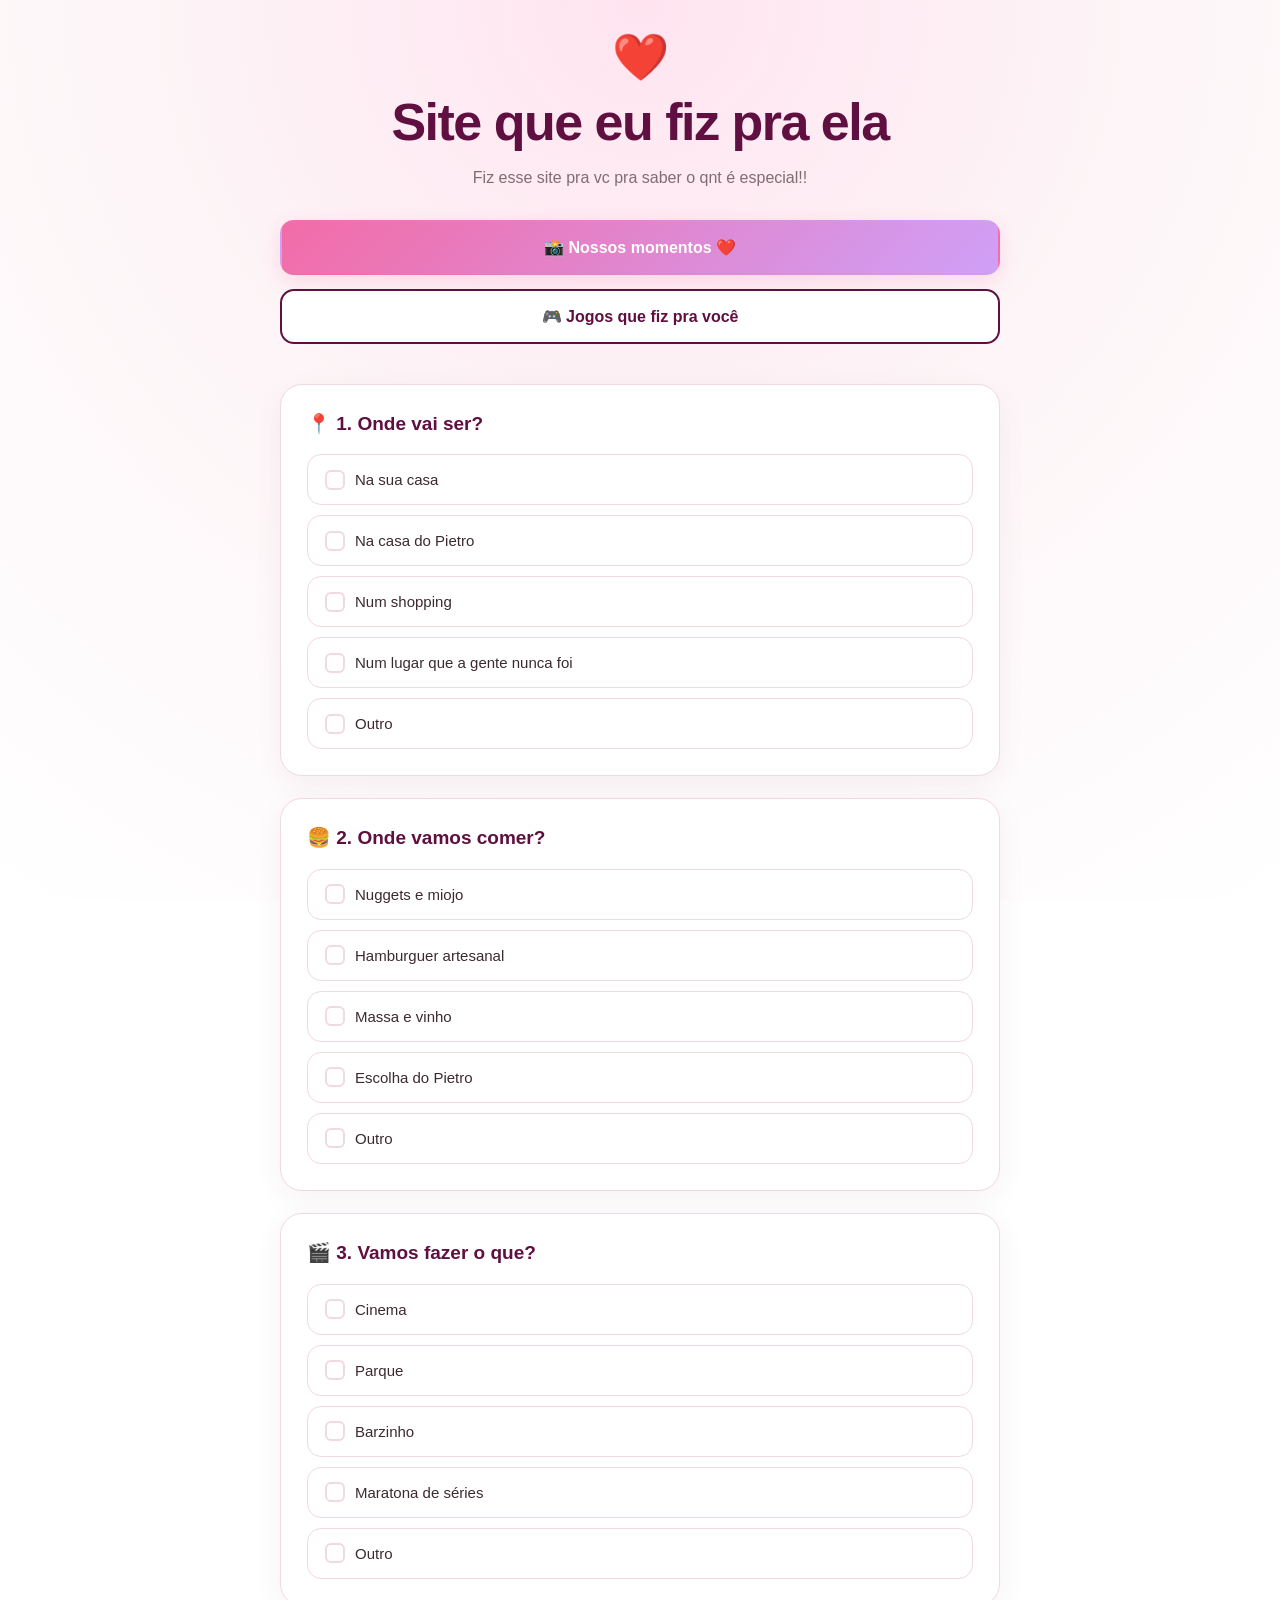
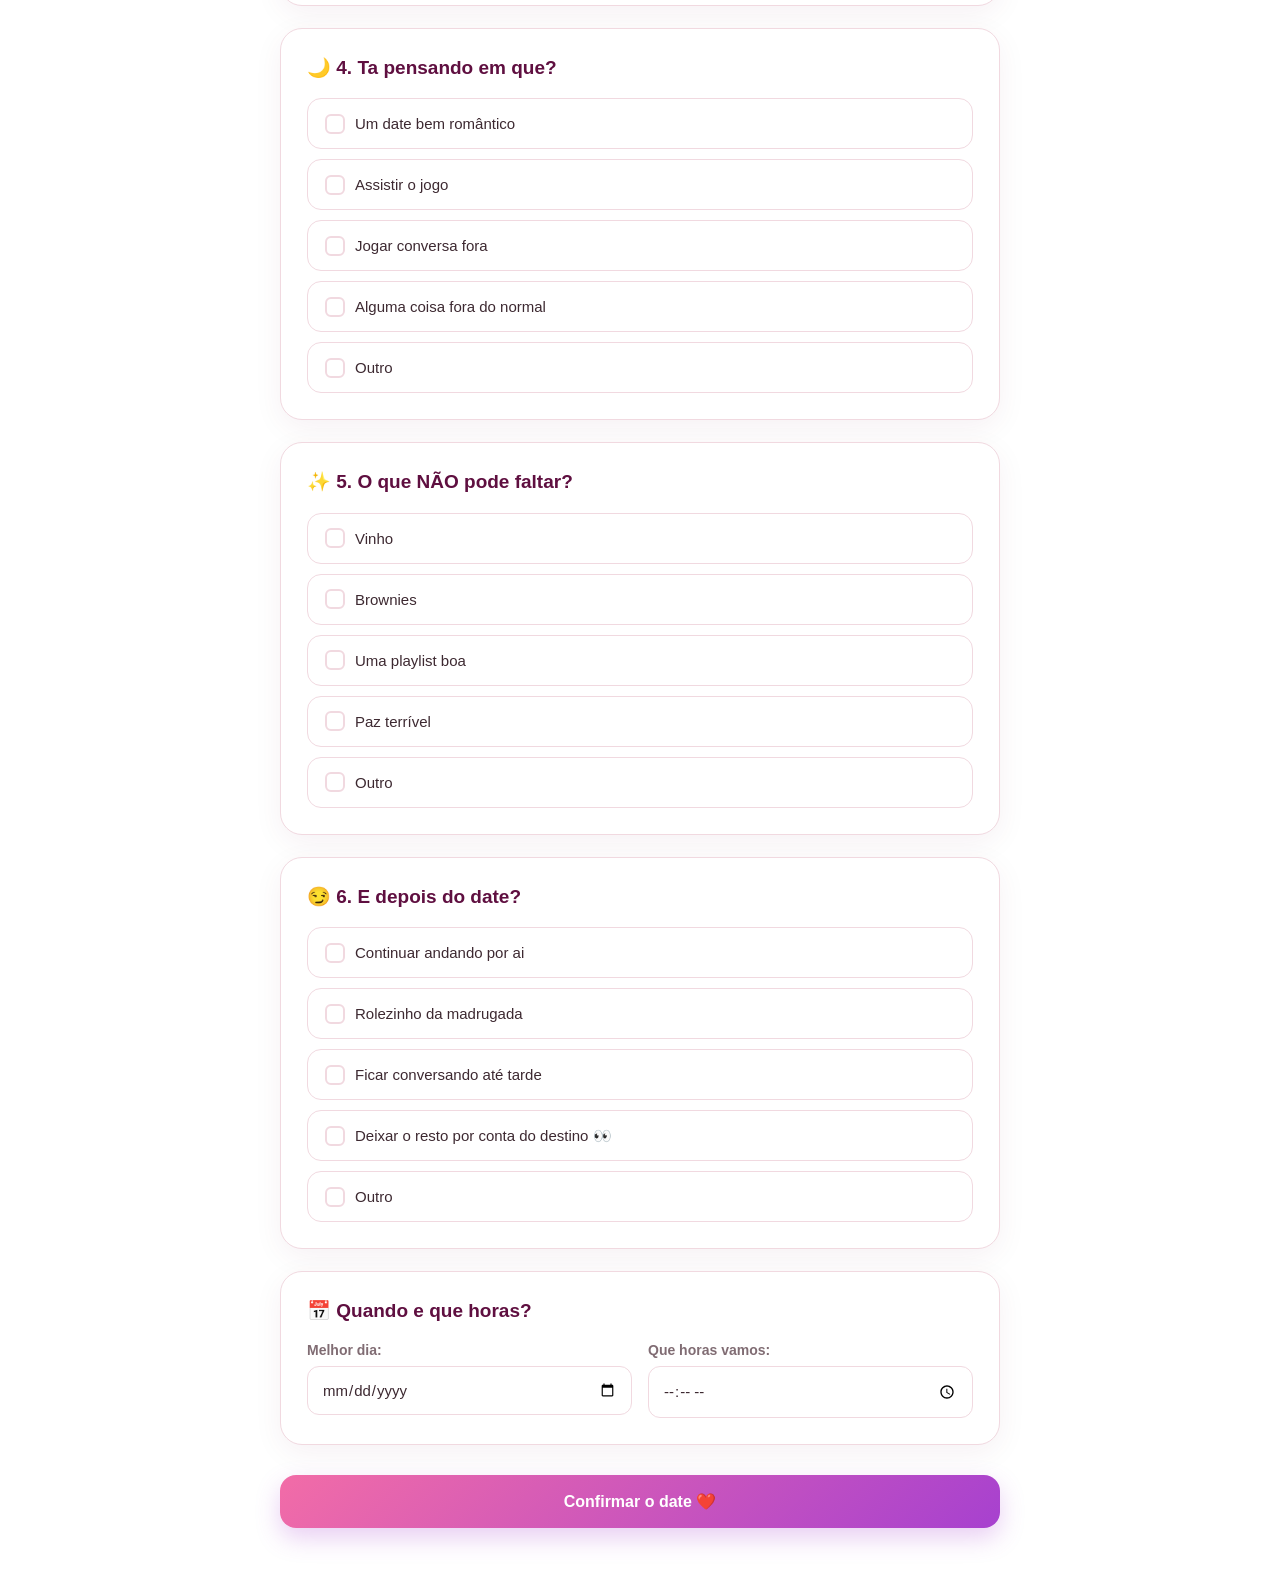
<file: index.html>
<!DOCTYPE html>
<html lang="pt-BR">

<head>
    <meta charset="UTF-8">
    <meta name="viewport" content="width=device-width, initial-scale=1.0">
    <title>Site que eu fiz pra ela</title>
    <link rel="stylesheet" href="./assets/css/base.css">
    <link rel="stylesheet" href="./assets/css/home.css">
    <link rel="icon" href="./assets/img/favicon.png" type="image/png">
</head>

<body>
    <main class="container">

        <header class="hero">
            <span class="heart">❤️</span>
            <h1>Site que eu fiz pra ela</h1>
            <p>
                Fiz esse site pra vc pra saber o qnt é especial!!
            </p>


            <!-- NAVEGAÇÃO -->
            <nav class="nav-links">
                <a class="nav-link destaque" href="./pages/momentos.html">
                    📸 Nossos momentos ❤️
                </a>
                <a class="nav-link" href="./pages/jogos.html">
                    🎮 Jogos que fiz pra você
                </a>
            </nav>

        </header>


        <form id="dateForm">

            <!-- LOCAL -->
            <section class="question" data-resumo="📍 Onde vai ser">
                <h2>📍 <span class="num"></span>Onde vai ser?</h2>
                <div class="options">

                    <label class="option">
                        <input type="checkbox" name="local" value="Na sua casa">
                        <span>Na sua casa</span>
                    </label>

                    <label class="option">
                        <input type="checkbox" name="local" value="Na minha casa">
                        <span>Na casa do Pietro</span>
                    </label>

                    <label class="option">
                        <input type="checkbox" name="local" value="Num shopping">
                        <span>Num shopping</span>
                    </label>

                    <label class="option">
                        <input type="checkbox" name="local" value="Num lugar que a gente nunca foi">
                        <span>Num lugar que a gente nunca foi</span>
                    </label>

                    <label class="option">
                        <input type="checkbox" name="local" value="outro">
                        <span>Outro</span>
                        <textarea class="outro-texto" name="local_outro"
                            placeholder="Me fala o lugar que você tá pensando..."></textarea>
                    </label>

                </div>
            </section>


            <!-- COMIDA -->
            <section class="question" data-resumo="🍔 Onde vamos comer">
                <h2>🍔 <span class="num"></span>Onde vamos comer?</h2>
                <div class="options">


                    <label class="option">
                        <input type="checkbox" name="comida" value="Nuggets e miojo">
                        <span>Nuggets e miojo</span>
                    </label>


                    <label class="option">
                        <input type="checkbox" name="comida" value="Hambúrguer artesanal">
                        <span>Hamburguer artesanal</span>
                    </label>


                    <label class="option">
                        <input type="checkbox" name="comida" value="Massa e vinho">
                        <span>Massa e vinho</span>
                    </label>


                    <label class="option">
                        <input type="checkbox" name="comida" value="Deixo você escolher">
                        <span>Escolha do Pietro</span>
                    </label>


                    <label class="option">
                        <input type="checkbox" name="comida" value="outro">
                        <span>Outro</span>
                        <textarea class="outro-texto" name="comida_outro"
                            placeholder="Me conta qual culinária você escolheria..."></textarea>
                    </label>


                </div>
            </section>


            <!-- ATIVIDADE -->
            <section class="question" data-resumo="🎬 O rolê">
                <h2>🎬 <span class="num"></span>Vamos fazer o que?</h2>
                <div class="options">

                    <label class="option">
                        <input type="checkbox" name="atividade" value="Cinema">
                        <span>Cinema</span>
                    </label>

                    <label class="option">
                        <input type="checkbox" name="atividade" value="Parque">
                        <span>Parque</span>
                    </label>

                    <label class="option">
                        <input type="checkbox" name="atividade" value="Barzinho">
                        <span>Barzinho</span>
                    </label>

                    <label class="option">
                        <input type="checkbox" name="atividade"
                            value="Maratona de séries (me avisa se vai ser na minha ou na sua casa)">
                        <span>Maratona de séries</span>
                    </label>

                    <label class="option">
                        <input type="checkbox" name="atividade" value="outro">
                        <span>Outro</span>
                        <textarea class="outro-texto" name="atividade_outro"
                            placeholder="Então me conta... o que você quer fazer?"></textarea>
                    </label>

                </div>
            </section>


            <!-- CLIMA -->
            <section class="question" data-resumo="🌙 O clima">
                <h2>🌙 <span class="num"></span>Ta pensando em que?</h2>
                <div class="options">

                    <label class="option">
                        <input type="checkbox" name="clima" value="Um date bem romântico">
                        <span>Um date bem romântico</span>
                    </label>

                    <label class="option">
                        <input type="checkbox" name="clima" value="Assistir o jogo (VAII Corinthians)">
                        <span>Assistir o jogo</span>
                    </label>

                    <label class="option">
                        <input type="checkbox" name="clima" value="Te ouvir falar">
                        <span>Jogar conversa fora</span>
                    </label>

                    <label class="option">
                        <input type="checkbox" name="clima"
                            value="Alguma coisa fora do normal (ta pensando em q safadinha....)">
                        <span>Alguma coisa fora do normal</span>
                    </label>

                    <label class="option">
                        <input type="checkbox" name="clima" value="outro">
                        <span>Outro</span>
                        <textarea class="outro-texto" name="clima_outro"
                            placeholder="Descreve aí o date perfeito..."></textarea>
                    </label>

                </div>
            </section>


            <!-- NÃO PODE FALTAR -->
            <section class="question" data-resumo="✨ Não pode faltar">
                <h2>✨ <span class="num"></span>O que NÃO pode faltar?</h2>
                <div class="options">

                    <label class="option">
                        <input type="checkbox" name="essencial" value="Vinho">
                        <span>Vinho</span>
                    </label>

                    <label class="option">
                        <input type="checkbox" name="essencial" value="Brownies">
                        <span>Brownies</span>
                    </label>

                    <label class="option">
                        <input type="checkbox" name="essencial" value="Uma playlist boa">
                        <span>Uma playlist boa</span>
                    </label>

                    <label class="option">
                        <input type="checkbox" name="essencial" value="Paz terrível">
                        <span>Paz terrível</span>
                    </label>

                    <label class="option">
                        <input type="checkbox" name="essencial" value="outro">
                        <span>Outro</span>
                        <textarea class="outro-texto" name="essencial_outro"
                            placeholder="O que não pode faltar na sua lista?"></textarea>
                    </label>

                </div>
            </section>


            <!-- DEPOIS DO DATE -->
            <section class="question" data-resumo="😏 Depois do date">
                <h2>😏 <span class="num"></span>E depois do date?</h2>
                <div class="options">

                    <label class="option">
                        <input type="checkbox" name="depois" value="Continuar andando por ai">
                        <span>Continuar andando por ai</span>
                    </label>

                    <label class="option">
                        <input type="checkbox" name="depois" value="Rolezinho da madrugada">
                        <span>Rolezinho da madrugada</span>
                    </label>

                    <label class="option">
                        <input type="checkbox" name="depois" value="Ficar conversando até tarde">
                        <span>Ficar conversando até tarde</span>
                    </label>

                    <label class="option">
                        <input type="checkbox" name="depois" value="Deixar o resto por conta do destino 👀">
                        <span>Deixar o resto por conta do destino 👀</span>
                    </label>

                    <label class="option">
                        <input type="checkbox" name="depois" value="outro">
                        <span>Outro</span>
                        <textarea class="outro-texto" name="depois_outro" placeholder="O que você faria?"></textarea>
                    </label>

                </div>
            </section>


            <!-- DATA E HORÁRIO -->
            <section class="date-section">
                <h2>📅 Quando e que horas?</h2>
                <div class="fields">

                    <div class="field">
                        <label for="data">Melhor dia:</label>
                        <input type="date" id="data" name="data">
                    </div>

                    <div class="field">
                        <label for="horario">Que horas vamos:</label>
                        <input type="time" id="horario" name="horario">
                    </div>

                </div>
            </section>


            <button type="submit" class="submit-button">
                Confirmar o date ❤️
            </button>

        </form>


        <div id="success" class="success hidden">
            <span class="success-heart">💖</span>

            <h2>Date confirmado!</h2>

            <p>Agora é esperar. Vai ser incrível. 😌</p>

            <div id="summary"></div>


            <button type="button" id="whatsappDate" class="submit-button whatsapp-button">
                💬 Enviar pelo WhatsApp
            </button>

            <button type="button" id="editDate" class="submit-button">
                Mudar alguma coisa 👀
            </button>
        </div>
    </main>

    <script src="./assets/js/home.js"></script>
</body>

</html>
</file>
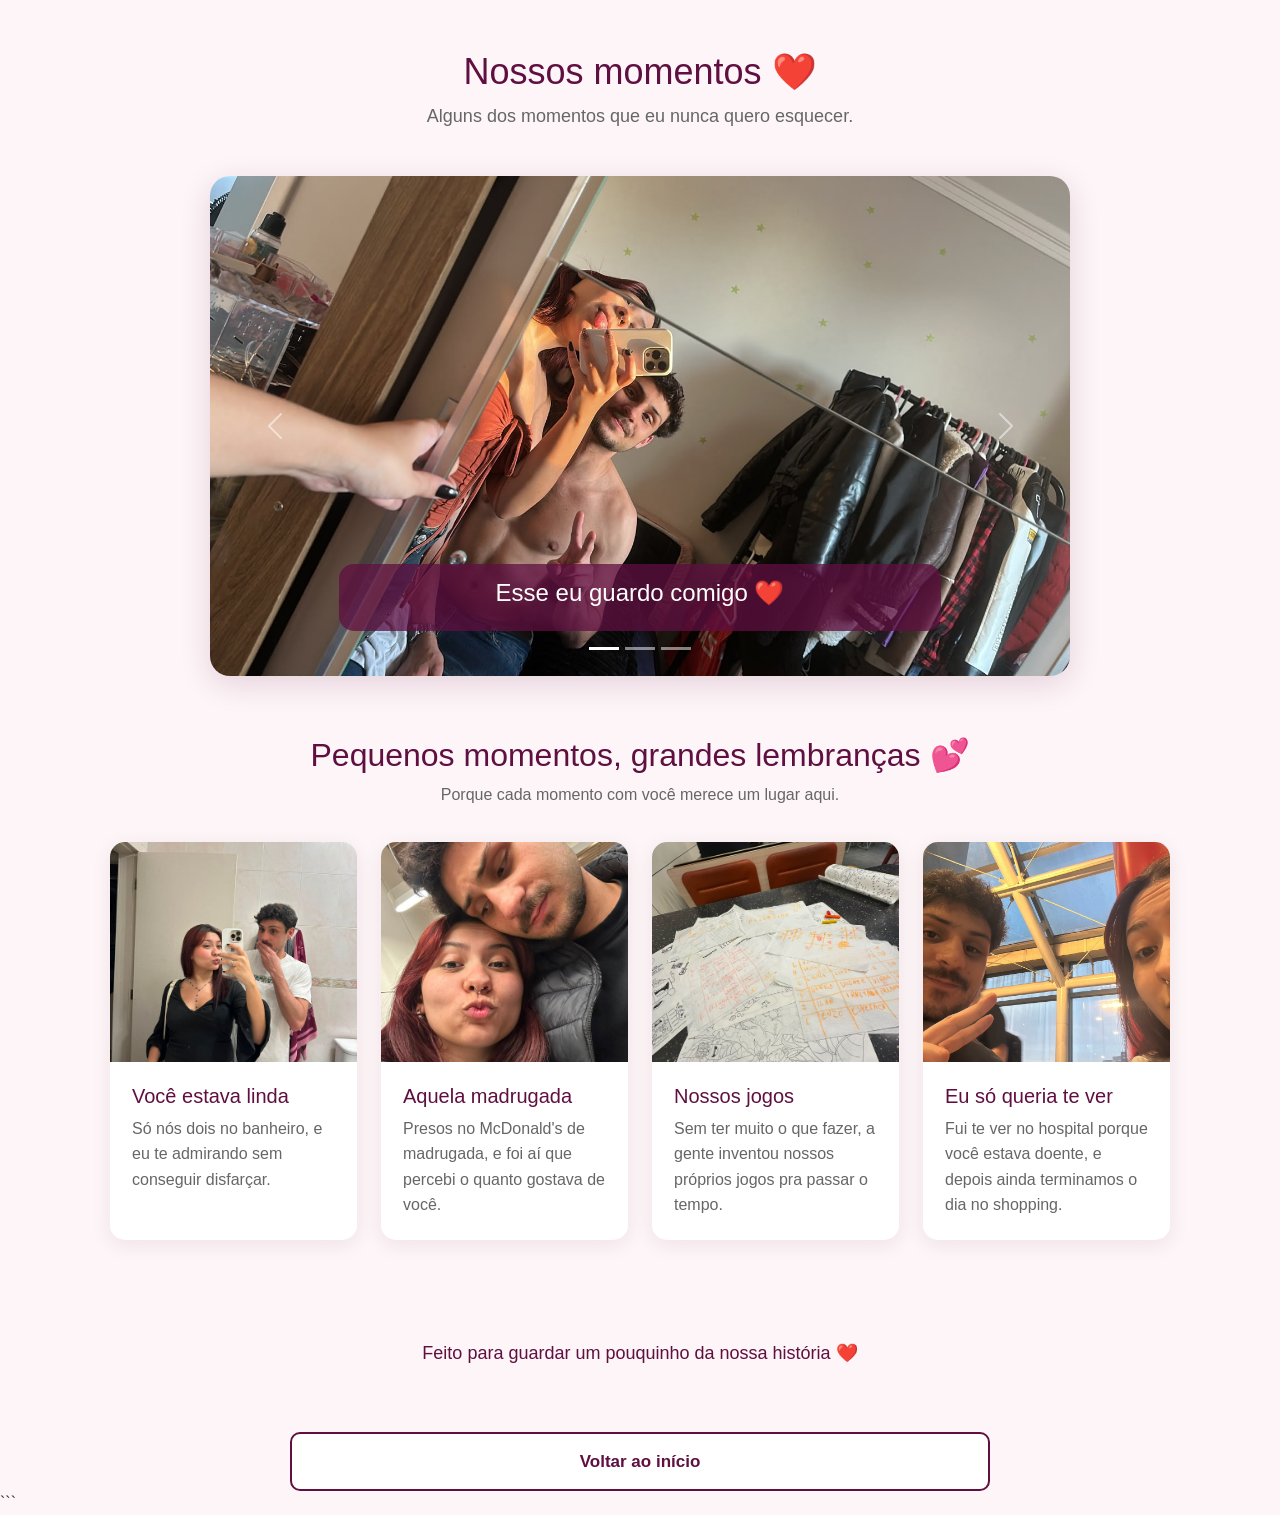
<file: carrossel.html>
<!DOCTYPE html>
<html lang="pt-BR">

<head>
    <meta charset="UTF-8">
    <meta name="viewport" content="width=device-width, initial-scale=1.0">

    <title>Nossos momentos ❤️</title>

    <link href="https://cdn.jsdelivr.net/npm/bootstrap@5.3.8/dist/css/bootstrap.min.css" rel="stylesheet"
        integrity="sha384-sRIl4kxILFvY47J16cr9ZwB07vP4J8+LH7qKQnuqkuIAvNWLzeN8tE5YBujZqJLB" crossorigin="anonymous">

    <style>
        :root {
            --cor-primaria: #5F0F40;
            --cor-secundaria: #F0A7A0;
            --cor-destaque: #F26CA7;
            --cor-lilas: #CFA0F7;
            --cor-roxo: #A741CF;

            --cor-fundo: #fdf5f7;
            --cor-branco: #ffffff;
            --cor-texto: #333333;
        }

        body {
            margin: 0;
            background: var(--cor-fundo);
            color: var(--cor-texto);
            font-family: Arial, sans-serif;
        }

        /* =========================
           TÍTULO
        ========================= */

        .titulo {
            text-align: center;
            padding: 50px 20px 30px;
        }

        .titulo h1 {
            color: var(--cor-primaria);
            font-size: 36px;
            margin-bottom: 10px;
        }

        .titulo p {
            color: #666;
            font-size: 18px;
        }


        /* =========================
           CAROUSEL
        ========================= */

        .carousel-container {
            max-width: 900px;
            margin: 0 auto;
            padding: 0 20px;
        }

        .carousel {
            border-radius: 20px;
            overflow: hidden;
            box-shadow: 0 8px 30px rgba(95, 15, 64, 0.15);
        }

        .carousel-item {
            height: 500px;
            background: var(--cor-primaria);
        }

        .carousel-item img {
            width: 100%;
            height: 100%;
            object-fit: cover;
        }

        /* Texto sobre a imagem */

        .carousel-caption {
            background: rgba(95, 15, 64, 0.75);
            border-radius: 15px;
            padding: 15px;
            margin-bottom: 25px;
        }

        .carousel-caption h5 {
            font-size: 24px;
        }

        .carousel-caption p {
            margin-bottom: 0;
        }


        /* =========================
           SEÇÃO DOS MOMENTOS
        ========================= */

        .momentos {
            max-width: 1100px;
            margin: 60px auto;
            padding: 0 20px;
        }

        .momentos-titulo {
            text-align: center;
            margin-bottom: 35px;
        }

        .momentos-titulo h2 {
            color: var(--cor-primaria);
        }

        .momentos-titulo p {
            color: #666;
        }


        /* =========================
           CARDS
        ========================= */

        .momento-card {
            background: var(--cor-branco);
            border: none;
            border-radius: 15px;
            overflow: hidden;

            box-shadow: 0 5px 20px rgba(95, 15, 64, 0.08);

            height: 100%;

            transition: 0.2s;
        }

        .momento-card:hover {
            transform: translateY(-5px);

            box-shadow:
                0 10px 25px rgba(95, 15, 64, 0.15);
        }

        .momento-card img {
            height: 220px;
            width: 100%;
            object-fit: cover;
        }

        .momento-card .card-body {
            padding: 22px;
        }

        .momento-card h5 {
            color: var(--cor-primaria);
            font-size: 20px;
        }

        .momento-card p {
            color: #666;
            line-height: 1.6;
        }


        /* =========================
           BOTÃO
        ========================= */

        .btn-momento {
            background: var(--cor-destaque);
            border: none;
            color: white;

            padding: 10px 18px;
            border-radius: 8px;

            transition: 0.2s;
        }

        .btn-momento:hover {
            background: var(--cor-roxo);
            color: white;
        }


        .voltar {
            max-width: 700px;
            margin: 25px auto 0;
            text-align: center;
        }

        .voltar a {
            display: block;
            padding: 15px 20px;

            background: var(--cor-branco);
            color: var(--cor-primaria);

            border: 2px solid var(--cor-primaria);
            border-radius: 10px;

            text-decoration: none;
            font-size: 17px;
            font-weight: bold;

            transition: 0.2s;
        }

        .voltar a:hover {
            background: var(--cor-primaria);
            color: var(--cor-branco);
            transform: translateY(-2px);
            box-shadow: 0 5px 15px rgba(95, 15, 64, 0.25);
        }


        /* =========================
           RODAPÉ
        ========================= */

        footer {
            text-align: center;
            padding: 40px 20px;

            color: var(--cor-primaria);
            font-size: 18px;
        }


        /* =========================
           RESPONSIVIDADE
        ========================= */

        @media (max-width: 768px) {

            .titulo {
                padding-top: 35px;
            }

            .titulo h1 {
                font-size: 28px;
            }

            .carousel-item {
                height: 350px;
            }

            .carousel-caption h5 {
                font-size: 18px;
            }

            .carousel-caption p {
                font-size: 14px;
            }
        }
    </style>

</head>


<body>


    <!-- =========================
         TÍTULO
    ========================= -->

    <header class="titulo">

        <h1>
            Nossos momentos ❤️
        </h1>

        <p>
            Alguns dos momentos que eu nunca quero esquecer.
        </p>

    </header>


    <!-- =========================
         CAROUSEL
    ========================= -->

    <section class="carousel-container">

        <div id="carouselMomentos" class="carousel slide" data-bs-ride="carousel">

            <!-- Indicadores -->

            <div class="carousel-indicators">

                <button type="button" data-bs-target="#carouselMomentos" data-bs-slide-to="0" class="active"
                    aria-current="true" aria-label="Momento 1"></button>

                <button type="button" data-bs-target="#carouselMomentos" data-bs-slide-to="1"
                    aria-label="Momento 2"></button>

                <button type="button" data-bs-target="#carouselMomentos" data-bs-slide-to="2"
                    aria-label="Momento 3"></button>

            </div>


            <!-- Slides -->

            <div class="carousel-inner">

                <!-- MOMENTO 1 -->

                <div class="carousel-item active">

                    <!-- Troque pelo caminho da imagem -->

                    <img src="imgs/casa.jpeg" alt="Nosso primeiro momento">

                    <div class="carousel-caption">

                        <h5>
                            Esse eu guardo comigo ❤️
                        </h5>

                    </div>

                </div>


                <!-- MOMENTO 2 -->

                <div class="carousel-item">

                    <img src="imgs/vinho.jpeg" alt="Um momento especial">

                    <div class="carousel-caption">

                        <h5>
                            Nosso primeiro lance ❤️
                        </h5>


                    </div>

                </div>


                <!-- MOMENTO 3 -->

                <div class="carousel-item">

                    <img src="imgs/maconha.jpeg" alt="Outro momento especial">

                    <div class="carousel-caption">

                        <h5>
                            Como tudo começou ❤️
                        </h5>

                    </div>

                </div>

            </div>


            <!-- Botão anterior -->

            <button class="carousel-control-prev" type="button" data-bs-target="#carouselMomentos" data-bs-slide="prev">

                <span class="carousel-control-prev-icon" aria-hidden="true"></span>

                <span class="visually-hidden">
                    Anterior
                </span>

            </button>


            <!-- Botão próximo -->

            <button class="carousel-control-next" type="button" data-bs-target="#carouselMomentos" data-bs-slide="next">

                <span class="carousel-control-next-icon" aria-hidden="true"></span>

                <span class="visually-hidden">
                    Próximo
                </span>

            </button>

        </div>

    </section>


    <!-- =========================
         MOMENTOS
    ========================= -->

    <section class="momentos">

        <div class="momentos-titulo">

            <h2>
                Pequenos momentos, grandes lembranças 💕
            </h2>

            <p>
                Porque cada momento com você merece um lugar aqui.
            </p>

        </div>

        <div class="row g-4">

            <!-- CARD 1 -->

            <div class="col-md-6 col-lg-3">

                <div class="card momento-card">

                    <img src="imgs/adimirando.jpeg" alt="Nós dois no banheiro">

                    <div class="card-body">

                        <h5 class="card-title">
                            Você estava linda
                        </h5>

                        <p class="card-text">
                            Só nós dois no banheiro, e eu te admirando sem conseguir disfarçar.
                        </p>

                    </div>

                </div>

            </div>


            <!-- CARD 2 -->

            <div class="col-md-6 col-lg-3">

                <div class="card momento-card">

                    <img src="imgs/especial.jpeg" alt="Nós dois no McDonald's">

                    <div class="card-body">

                        <h5 class="card-title">
                            Aquela madrugada
                        </h5>

                        <p class="card-text">
                            Presos no McDonald's de madrugada, e foi aí que percebi o quanto gostava de você.
                        </p>

                    </div>

                </div>

            </div>


            <!-- CARD 3 -->

            <div class="col-md-6 col-lg-3">

                <div class="card momento-card">

                    <img src="imgs/madrugada.jpeg" alt="Jogos no McDonald's">

                    <div class="card-body">

                        <h5 class="card-title">
                            Nossos jogos
                        </h5>

                        <p class="card-text">
                            Sem ter muito o que fazer, a gente inventou nossos próprios jogos pra passar o tempo.
                        </p>

                    </div>

                </div>

            </div>


            <!-- CARD 4 -->

            <div class="col-md-6 col-lg-3">

                <div class="card momento-card">

                    <img src="imgs/shopping.jpeg" alt="Nós dois no shopping">

                    <div class="card-body">

                        <h5 class="card-title">
                            Eu só queria te ver
                        </h5>

                        <p class="card-text">
                            Fui te ver no hospital porque você estava doente, e depois ainda terminamos o dia no
                            shopping.
                        </p>

                    </div>

                </div>

            </div>

        </div>
    </section>

    
    
    <!-- =========================
    RODAPÉ
    ========================= -->
    
    <footer>
        
        Feito para guardar um pouquinho da nossa história ❤️
        
    </footer>
    
    <div class="voltar">
        <a href="./index.html">
            Voltar ao início
        </a>
    </div>

    <script src="https://cdn.jsdelivr.net/npm/bootstrap@5.3.8/dist/js/bootstrap.bundle.min.js"
        integrity="sha384-FKyoEForCGlyvwx9Hj09JcYn3nv7wiPVlz7YYwJrWVcXK/BmnVDxM+D2scQbITxI"
        crossorigin="anonymous"></script>

</body>

</html>
```
</file>
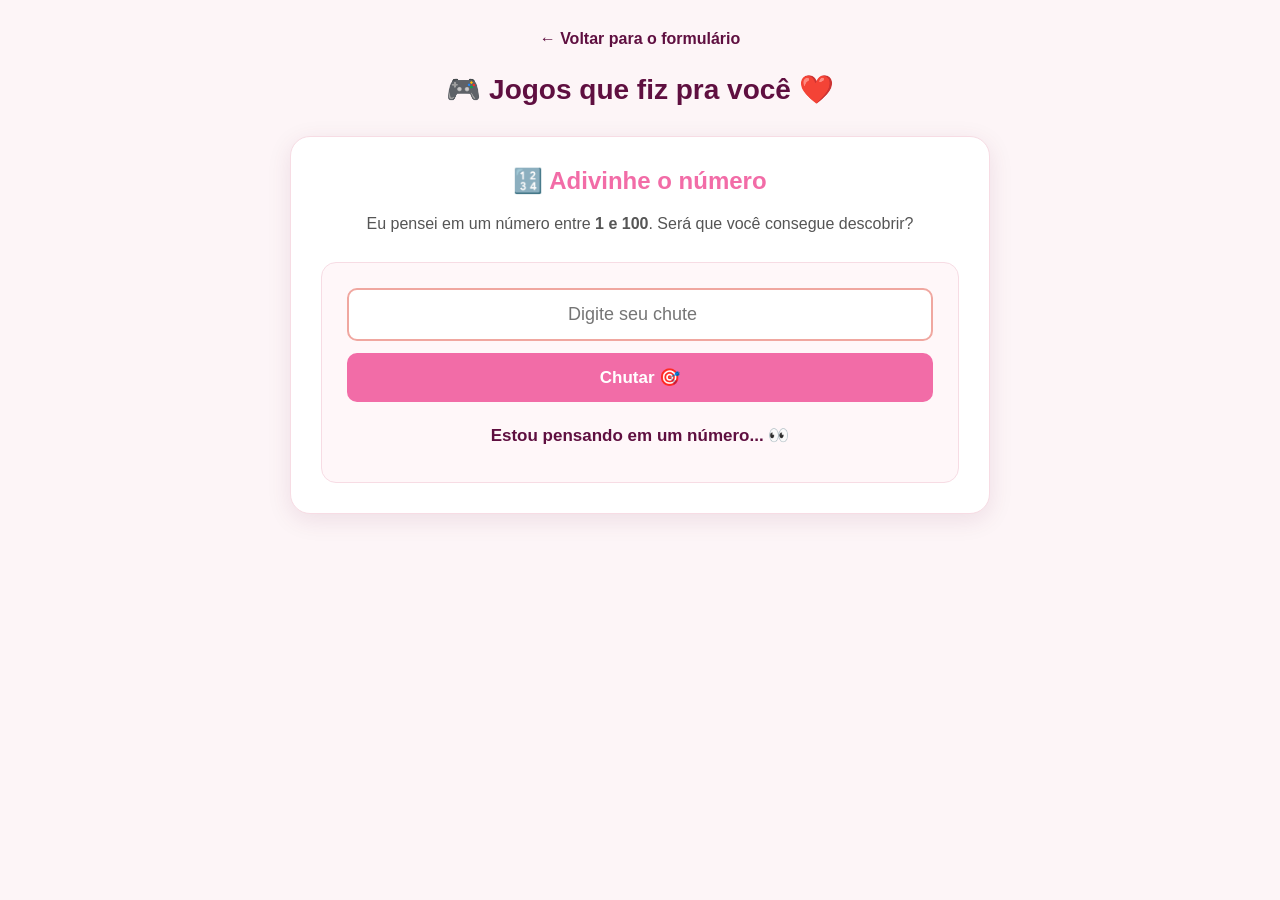
<file: jogos.html>
<!DOCTYPE html>
<html lang="pt-br">

<head>
    <meta charset="UTF-8">
    <meta name="viewport" content="width=device-width, initial-scale=1.0">
    <title>Jogos</title>
    
    <style>
        :root {
            --cor-primaria: #5F0F40;
            --cor-secundaria: #F0A7A0;
            --cor-destaque: #F26CA7;
            --cor-lilas: #CFA0F7;
            --cor-roxo: #A741CF;

            --cor-fundo: #fdf5f7;
            --cor-branco: #ffffff;
            --cor-texto: #333333;
            --cor-texto-secundario: #555555;
            --cor-borda: #dddddd;

            /* Cores derivadas da paleta */
            --cor-fundo-jogo: #fff7f9;
            --cor-borda-jogo: #f7dce4;
            --cor-desabilitado: #d9aeba;
        }


        * {
            box-sizing: border-box;
        }


        body {
            margin: 0;
            padding: 30px 20px 50px;
            font-family: Arial, sans-serif;
            background: var(--cor-fundo);
            color: var(--cor-texto);
        }


        /* =========================
       LINK VOLTAR
    ========================= */

        .voltar {
            display: block;
            width: fit-content;
            margin: 0 auto 25px;

            color: var(--cor-primaria);
            text-decoration: none;
            font-weight: bold;

            transition: 0.2s;
        }

        .voltar:hover {
            color: var(--cor-destaque);
            transform: translateX(-3px);
        }


        /* =========================
       ÁREA DOS JOGOS
    ========================= */

        .jogos {
            max-width: 700px;
            margin: 0 auto;
        }


        .jogos h2 {
            text-align: center;
            margin: 10px 0 30px;

            color: var(--cor-primaria);
            font-size: 28px;
        }


        /* =========================
       CARD DO JOGO
    ========================= */

        .jogo-card {
            background: var(--cor-branco);

            padding: 30px;

            border-radius: 20px;

            box-shadow: 0 6px 25px rgba(95, 15, 64, 0.10);

            text-align: center;

            border: 1px solid var(--cor-borda-jogo);
        }


        .jogo-card h3 {
            margin-top: 0;
            margin-bottom: 12px;

            font-size: 24px;

            color: var(--cor-destaque);
        }


        .jogo-card p {
            line-height: 1.6;
            color: var(--cor-texto-secundario);
        }


        /* =========================
       ÁREA DO JOGO
    ========================= */

        .jogo {
            margin-top: 25px;
            padding: 25px;

            background: var(--cor-fundo-jogo);

            border-radius: 15px;

            border: 1px solid var(--cor-borda-jogo);
        }


        #chute {
            width: 100%;
            padding: 14px;

            border: 2px solid var(--cor-secundaria);

            border-radius: 10px;

            font-size: 18px;
            text-align: center;

            outline: none;

            transition: 0.2s;
        }


        #chute:focus {
            border-color: var(--cor-destaque);

            box-shadow:
                0 0 0 3px rgba(242, 108, 167, 0.15);
        }


        /* =========================
       BOTÕES
    ========================= */

        .jogo button {
            width: 100%;
            margin-top: 12px;
            padding: 14px;

            border: none;
            border-radius: 10px;

            background: var(--cor-destaque);
            color: var(--cor-branco);

            font-size: 17px;
            font-weight: bold;

            cursor: pointer;

            transition:
                background 0.2s,
                transform 0.1s;
        }


        .jogo button:hover {
            background: var(--cor-roxo);
            transform: translateY(-1px);
        }


        .jogo button:active {
            transform: translateY(1px);
        }


        .jogo button:disabled {
            background: var(--cor-desabilitado);

            cursor: not-allowed;

            transform: none;
        }


        /* =========================
       MENSAGEM
    ========================= */

        #mensagem {
            min-height: 30px;
            margin: 20px 0 5px;

            font-size: 17px;
            font-weight: bold;

            color: var(--cor-primaria);
        }


        /* =========================
       BOTÃO NOVO JOGO
    ========================= */

        #novoJogo {
            background: var(--cor-roxo);
        }


        #novoJogo:hover {
            background: var(--cor-primaria);
        }


        /* =========================
       RESPONSIVIDADE
    ========================= */

        @media (max-width: 600px) {

            body {
                padding: 25px 15px 40px;
            }

            .jogos h2 {
                font-size: 23px;
            }

            .jogo-card {
                padding: 20px;
            }

            .jogo {
                padding: 18px;
            }

            .jogo-card h3 {
                font-size: 21px;
            }
        }
    </style>


</head>

<body>
    <a class="voltar" href="./index.html">
        ← Voltar para o formulário
    </a>
    <main class="jogos">
        <section class="numero">

            <h2>🎮 Jogos que fiz pra você ❤️</h2>

            <div class="jogo-card">

                <h3>🔢 Adivinhe o número</h3>

                <p>
                    Eu pensei em um número entre <strong>1 e 100</strong>.
                    Será que você consegue descobrir?
                </p>

                <div class="jogo">

                    <input type="number" id="chute" min="1" max="100" placeholder="Digite seu chute">

                    <button id="botaoChutar" onclick="verificarChute()">
                        Chutar 🎯
                    </button>

                    <p id="mensagem"></p>

                    <button id="novoJogo" onclick="iniciarJogo()" style="display: none;">
                        Jogar novamente ❤️
                    </button>

                </div>

            </div>
        </section>

    </main>


    <script>

        let numeroSecreto;
        let tentativa;

        function iniciarJogo() {

            numeroSecreto = Math.floor(Math.random() * 100) + 1;
            tentativa = 0;

            document.getElementById("mensagem").textContent =
                "Estou pensando em um número... 👀";

            document.getElementById("chute").value = "";

            document.getElementById("novoJogo").style.display = "none";

            document.getElementById("chute").disabled = false;
            document.getElementById("botaoChutar").disabled = false;
        }


        function verificarChute() {

            const input = document.getElementById("chute");
            const mensagem = document.getElementById("mensagem");

            const chute = Number(input.value);

            if (!chute || chute < 1 || chute > 100) {

                mensagem.textContent =
                    "Escolhe um número entre 1 e 100 😌";

                return;
            }

            tentativa++;

            if (chute < numeroSecreto) {

                mensagem.textContent =
                    `Tentativa ${tentativa}: tente um número maior 📈`;

            } else if (chute > numeroSecreto) {

                mensagem.textContent =
                    `Tentativa ${tentativa}: tente um número menor 📉`;

            } else {

                mensagem.textContent =
                    `ACERTOU! 🎉 Você precisou de ${tentativa} tentativa(s)! ❤️`;

                input.disabled = true;
                document.getElementById("botaoChutar").disabled = true;

                document.getElementById("novoJogo").style.display = "block";
            }
        }


        iniciarJogo();

    </script>


</body>

</html>
</file>
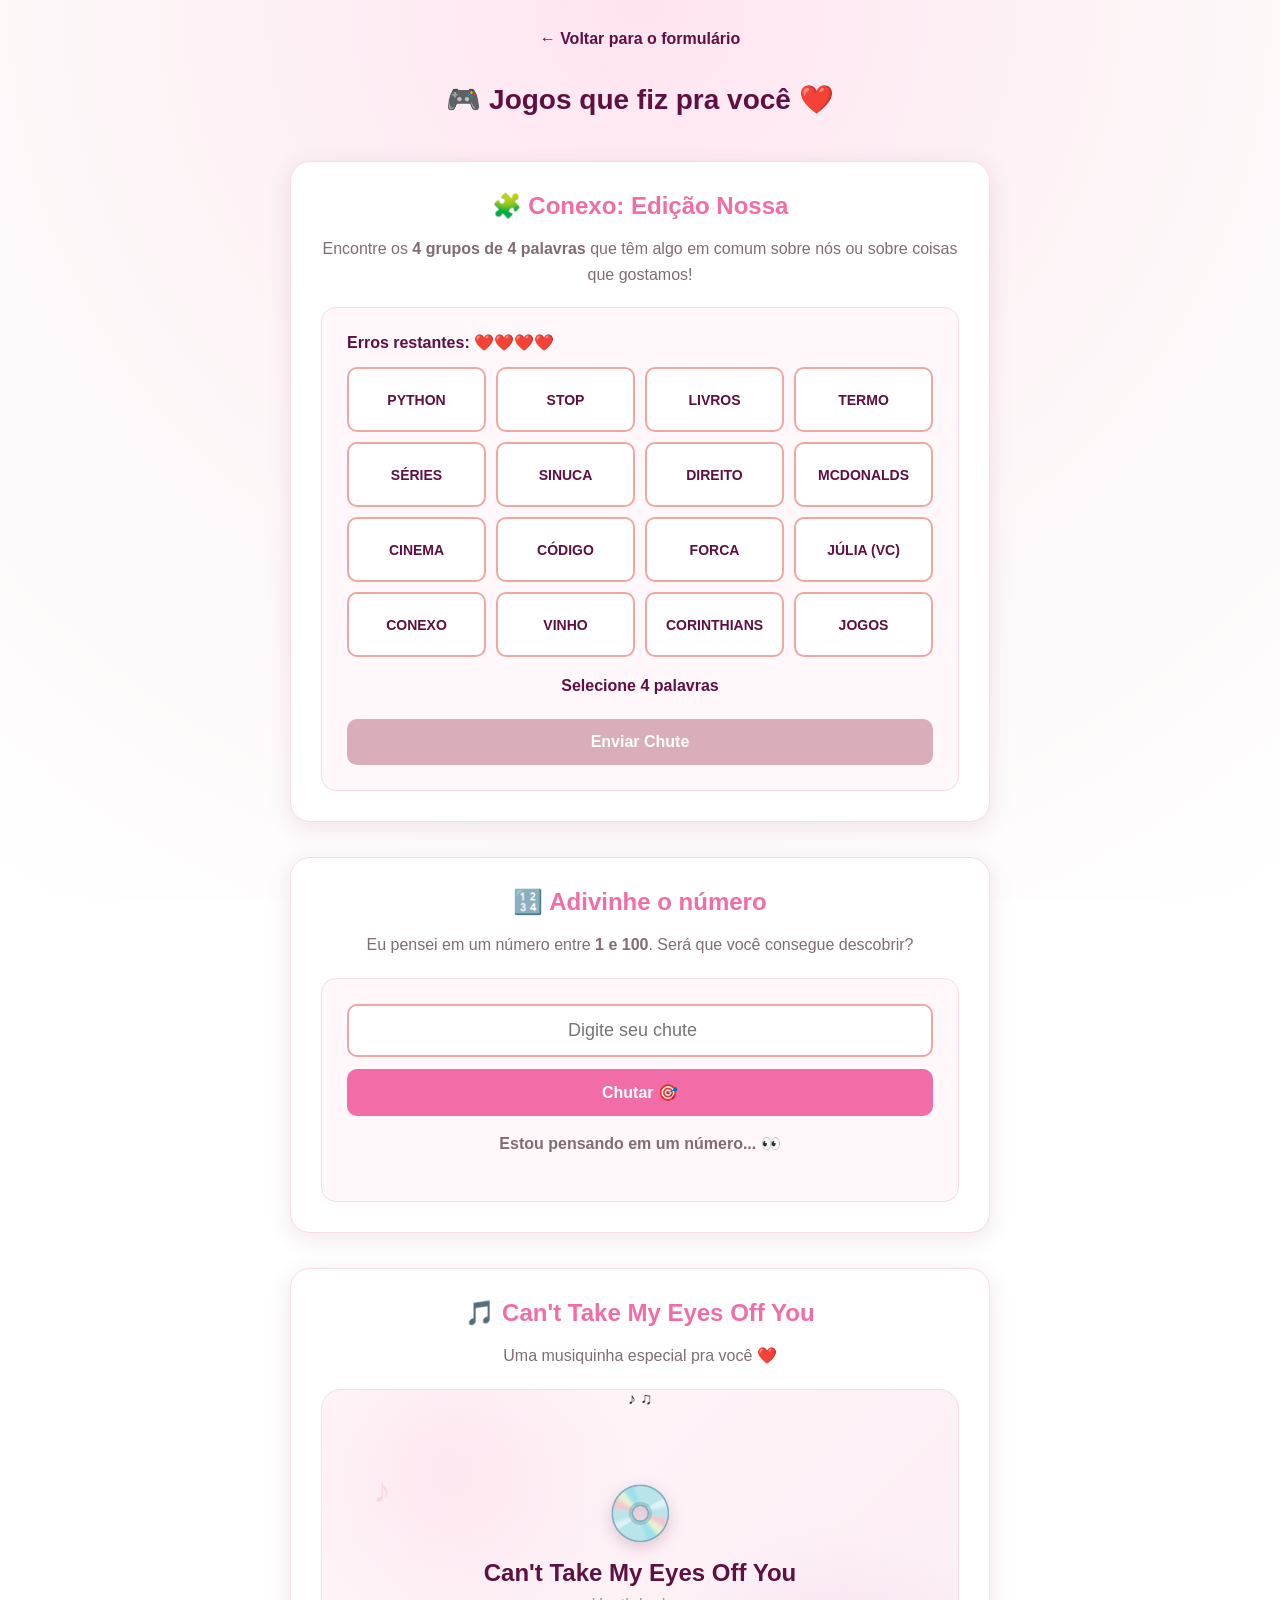
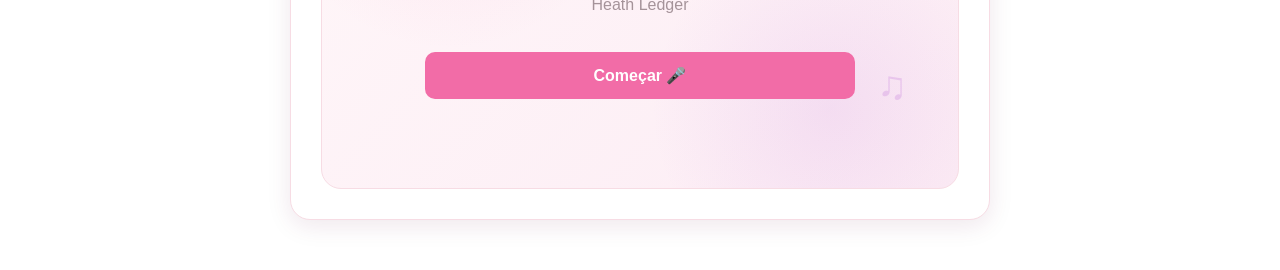
<file: pages/jogos.html>
<!DOCTYPE html>

<html lang="pt-br">

<head>

    <meta charset="UTF-8">

    <meta name="viewport" content="width=device-width, initial-scale=1.0">

    <title>Nossos Jogos ❤️</title>

    <link rel="stylesheet" href="../assets/css/base.css">
    <link rel="stylesheet" href="../assets/css/jogos.css">
    <link rel="icon" href="../assets/img/favicon.png" type="image/png">

</head>


<body>

    <a class="voltar" href="../index.html">
        ← Voltar para o formulário
    </a>


    <main class="jogos">

        <h2>🎮 Jogos que fiz pra você ❤️</h2>


        <!-- ==================================================
             CARD 1: CONEXO
        ================================================== -->

        <div class="jogo-card">

            <h3>🧩 Conexo: Edição Nossa</h3>

            <p>
                Encontre os
                <strong>4 grupos de 4 palavras</strong>
                que têm algo em comum sobre nós ou sobre coisas
                que gostamos!
            </p>


            <div class="jogo">

                <div class="conexo-status">

                    <span>
                        Erros restantes:
                        <span id="conexo-vidas">
                            ❤️❤️❤️❤️
                        </span>
                    </span>

                </div>


                <div
                    id="conexo-grid"
                    class="conexo-grid">
                </div>


                <div
                    id="conexo-mensagem"
                    class="mensagem">

                    Selecione 4 palavras

                </div>


                <div class="conexo-botoes">

                    <button
                        id="btn-enviar-conexo"
                        onclick="verificarConexo()"
                        disabled>

                        Enviar Chute

                    </button>

                </div>


                <button
                    id="btn-reiniciar-conexo"
                    onclick="iniciarConexo()"
                    style="display: none; background: var(--cor-roxo);">

                    Jogar Novamente 🔄

                </button>

            </div>

        </div>


        <!-- ==================================================
             CARD 2: ADIVINHE O NÚMERO
        ================================================== -->

        <div class="jogo-card">

            <h3>🔢 Adivinhe o número</h3>

            <p>
                Eu pensei em um número entre
                <strong>1 e 100</strong>.
                Será que você consegue descobrir?
            </p>


            <div class="jogo">

                <input
                    type="number"
                    id="chute"
                    min="1"
                    max="100"
                    placeholder="Digite seu chute">


                <button
                    id="botaoChutar"
                    onclick="verificarChute()">

                    Chutar 🎯

                </button>


                <p
                    id="mensagem"
                    class="mensagem">
                </p>


                <button
                    id="novoJogo"
                    onclick="iniciarJogoNumero()"
                    style="display: none; background: var(--cor-roxo);">

                    Jogar novamente ❤️

                </button>

            </div>

        </div>


        <!-- ==================================================
             CARD 3: KARAOKÊ
        ================================================== -->

        <div class="jogo-card karaoke-card">

            <h3>
                🎵 Can't Take My Eyes Off You
            </h3>


            <p>
                Uma musiquinha especial pra você ❤️
            </p>


            <div class="jogo karaoke">


                <!-- Decoração -->

                <div class="notas">
                    ♪ ♫
                </div>


                <!-- Conteúdo principal -->

                <div class="karaoke-conteudo">

                    <div class="vinil">
                        💿
                    </div>


                    <h4>
                        Can't Take My Eyes Off You
                    </h4>


                    <p class="artista">
                        Heath Ledger
                    </p>


                    <audio
                        id="musica"
                        >

                        <source
                            src="../assets/audio/cant-take-my-eyes-off-you.mp3"
                            type="audio/mpeg">

                        Seu navegador não suporta áudio.

                    </audio>


                    <button id="iniciar">

                        Começar 🎤

                    </button>

                </div>


                <!-- Frases da música -->

                <div id="popups"></div>

            </div>

        </div>

    </main>


    <script src="../assets/js/jogos.js"></script>

</body>

</html>
</file>
<file: assets/css/base.css>
/* ==================================================
   BASE — compartilhado por todas as páginas
   (paleta, fonte, fundo e link de voltar)
================================================== */

:root {
    /* Paleta principal */
    --cor-primaria: #5F0F40;
    --cor-secundaria: #F0A7A0;
    --cor-destaque: #F26CA7;
    --cor-lilas: #CFA0F7;
    --cor-roxo: #A741CF;

    /* Utilitários */
    --cor-fundo: #fdf5f7;
    --cor-branco: #ffffff;
    --cor-texto: #3d2931;
    --cor-texto-sec: #806c73;
    --cor-texto-secundario: var(--cor-texto-sec);
    --cor-borda: #f1d9e0;
    --light-pink: #fff0f4;

    /* Fontes */
    --fonte: -apple-system, BlinkMacSystemFont, "Segoe UI", Roboto, Helvetica, Arial, sans-serif;
    --fonte-manuscrita: "Caveat", "Segoe Print", "Bradley Hand", cursive;
}

*,
*::before,
*::after {
    box-sizing: border-box;
}

body {
    margin: 0;
    min-height: 100vh;
    font-family: var(--fonte);
    color: var(--cor-texto);
    background:
        radial-gradient(circle at top, #ffe4f0 0%, #fdf5f7 45%, #ffffff 100%) fixed;
}

img {
    max-width: 100%;
    display: block;
}


/* =========================
   LINK VOLTAR
========================= */

.voltar {
    display: block;
    width: fit-content;
    margin: 0 auto 25px;
    color: var(--cor-primaria);
    text-decoration: none;
    font-weight: bold;
    transition: color 0.2s, transform 0.2s;
}

.voltar:hover {
    color: var(--cor-destaque);
    transform: translateX(-3px);
}
</file>
<file: assets/css/home.css>
/* Estilos da página inicial (formulário do date). Paleta e fonte em base.css */

h1, h2, p {
    margin: 0;
}

body {
    padding: 30px 16px 60px;
}



/* =========================
   CONTAINER
========================= */

.container {
    width: 100%;
    max-width: 720px;
    margin: 0 auto;
}


/* =========================
   HERO / HEADER
========================= */

.hero {
    text-align: center;
    margin-bottom: 40px;
}

.heart {
    font-size: 46px;
    margin-bottom: 10px;
    display: block;
    animation: heartbeat 1.8s infinite;
}

.hero h1 {
    font-size: clamp(32px, 7vw, 52px);
    line-height: 1.1;
    font-weight: 800;
    letter-spacing: -1.5px;
    color: var(--cor-primaria);
    margin-bottom: 14px;
}

.hero p {
    max-width: 580px;
    margin: 0 auto;
    font-size: 16px;
    line-height: 1.65;
    color: var(--cor-texto-sec);
}


/* =========================
   QUESTÕES / SEÇÕES
========================= */

.question,
.date-section {
    background: var(--cor-branco);
    border: 1px solid var(--cor-borda);
    border-radius: 22px;
    padding: 26px;
    margin-bottom: 22px;
    box-shadow: 0 8px 30px rgba(95, 15, 64, 0.06);
    transition: box-shadow 0.2s ease;
}

.question:hover,
.date-section:hover {
    box-shadow: 0 12px 40px rgba(95, 15, 64, 0.10);
}

/* Numeração automática: adicionar/remover perguntas não exige renumerar o HTML */
#dateForm {
    counter-reset: pergunta;
}

.question {
    counter-increment: pergunta;
}

.question .num::before {
    content: counter(pergunta) ". ";
}

.question h2,
.date-section h2 {
    font-size: 19px;
    font-weight: 700;
    color: var(--cor-primaria);
    margin-bottom: 18px;
    line-height: 1.35;
}


/* =========================
   OPÇÕES (CHECKBOXES)
========================= */

.options {
    display: flex;
    flex-direction: column;
    gap: 10px;
}

.option {
    position: relative;
    display: block;
    cursor: pointer;
}

.option input {
    position: absolute;
    opacity: 0;
    pointer-events: none;
}

.option span {
    display: flex;
    align-items: center;
    gap: 10px;
    padding: 14px 17px;
    border: 1.5px solid var(--cor-borda);
    border-radius: 14px;
    background: #fff;
    color: var(--cor-texto);
    font-size: 15px;
    line-height: 1.4;
    transition:
        background 0.2s ease,
        border-color 0.2s ease,
        transform 0.15s ease,
        box-shadow 0.2s ease;
}

.option span::before {
    content: '';
    flex-shrink: 0;
    width: 20px;
    height: 20px;
    border: 2px solid var(--cor-borda);
    border-radius: 6px;
    background: #fff;
    transition: all 0.2s ease;
}

/* Hover */
.option:hover span {
    border-color: var(--cor-destaque);
    background: #fff7f9;
    transform: translateY(-1px);
}

.option:hover span::before {
    border-color: var(--cor-destaque);
}

/* Selecionado */
.option input:checked + span {
    border-color: var(--cor-destaque);
    background: var(--light-pink);
    color: var(--cor-primaria);
    font-weight: 600;
    box-shadow: 0 4px 15px rgba(242, 108, 167, 0.15);
}

.option input:checked + span::before {
    background: var(--cor-destaque);
    border-color: var(--cor-destaque);
    background-image: url("data:image/svg+xml,%3Csvg xmlns='http://www.w3.org/2000/svg' width='12' height='10' viewBox='0 0 12 10'%3E%3Cpath fill='%23fff' d='M1 5l3 3 7-7'/%3E%3C/svg%3E");
    background-repeat: no-repeat;
    background-position: center;
}


/* =========================
   CAMPO DE TEXTO "OUTRO"
========================= */

.outro-texto {
    width: 100%;
    margin-top: 10px;
    padding: 12px 14px;
    border: 1.5px solid var(--cor-borda);
    border-radius: 12px;
    font-family: inherit;
    font-size: 14px;
    resize: vertical;
    display: none;
    color: var(--cor-texto);
    outline: none;
    transition: border-color 0.2s ease, box-shadow 0.2s ease;
}

.outro-texto:focus {
    border-color: var(--cor-destaque);
    box-shadow: 0 0 0 4px rgba(242, 108, 167, 0.1);
}

.option input:checked ~ .outro-texto {
    display: block;
}


/* =========================
   DATA / HORÁRIO
========================= */

.fields {
    display: grid;
    grid-template-columns: 1fr 1fr;
    gap: 16px;
}

.field {
    display: flex;
    flex-direction: column;
    gap: 8px;
}

.field label {
    font-size: 14px;
    font-weight: 600;
    color: var(--cor-texto-sec);
}

.field input {
    width: 100%;
    padding: 14px;
    border: 1.5px solid var(--cor-borda);
    border-radius: 12px;
    background: #fff;
    color: var(--cor-texto);
    font-family: inherit;
    font-size: 15px;
    outline: none;
    transition: border-color 0.2s ease, box-shadow 0.2s ease;
}

.field input:focus {
    border-color: var(--cor-destaque);
    box-shadow: 0 0 0 4px rgba(242, 108, 167, 0.1);
}


/* =========================
   BOTÃO ENVIAR
========================= */

.submit-button {
    width: 100%;
    border: none;
    border-radius: 16px;
    padding: 17px 20px;
    background: linear-gradient(135deg, var(--cor-destaque), var(--cor-roxo));
    color: white;
    font-family: inherit;
    font-size: 16px;
    font-weight: 700;
    cursor: pointer;
    box-shadow: 0 10px 25px rgba(167, 65, 207, 0.25);
    transition: transform 0.2s ease, box-shadow 0.2s ease;
    margin-top: 8px;
}

.submit-button:hover {
    transform: translateY(-2px);
    box-shadow: 0 14px 35px rgba(167, 65, 207, 0.35);
}

.submit-button:active {
    transform: translateY(0);
}


/* =========================
   LINKS DE NAVEGAÇÃO
========================= */

.nav-links {
    display: flex;
    flex-direction: column;
    gap: 14px;
    margin-top: 28px;
}

.nav-link {
    display: flex;
    align-items: center;
    justify-content: center;
    gap: 10px;
    padding: 16px 22px;
    background: var(--cor-branco);
    color: var(--cor-primaria);
    border: 2px solid var(--cor-primaria);
    border-radius: 14px;
    text-decoration: none;
    font-size: 16px;
    font-weight: 700;
    transition: all 0.2s ease;
}

.nav-link:hover {
    background: var(--cor-primaria);
    color: var(--cor-branco);
    transform: translateY(-2px);
    box-shadow: 0 6px 20px rgba(95, 15, 64, 0.25);
}

.nav-link.destaque {
    background: linear-gradient(135deg, var(--cor-destaque), var(--cor-lilas));
    color: white;
    border-color: transparent;
    box-shadow: 0 6px 20px rgba(242, 108, 167, 0.2);
}

.nav-link.destaque:hover {
    background: linear-gradient(135deg, var(--cor-roxo), var(--cor-primaria));
    color: white;
    box-shadow: 0 8px 25px rgba(167, 65, 207, 0.35);
}


/* =========================
   TELA DE SUCESSO
========================= */

.success {
    margin-top: 25px;
    padding: 35px 30px;
    text-align: center;
    background: white;
    border: 1px solid var(--cor-borda);
    border-radius: 22px;
    box-shadow: 0 8px 30px rgba(95, 15, 64, 0.08);
    animation: appear 0.4s ease;
}

.success-heart {
    font-size: 50px;
    margin-bottom: 12px;
    display: block;
    animation: heartbeat 1.8s infinite;
}

.success h2 {
    color: var(--cor-primaria);
    font-size: 26px;
    margin-bottom: 8px;
}

.success > p {
    color: var(--cor-texto-sec);
    margin-bottom: 20px;
}

#summary {
    margin-top: 20px;
    text-align: left;
    padding: 20px;
    border-radius: 14px;
    background: var(--light-pink);
    line-height: 2;
    font-size: 15px;
    color: var(--cor-texto);
    border: 1px solid #ffd6e7;
}

#summary strong {
    color: var(--cor-primaria);
}

.summary-item + .summary-item {
    margin-top: 14px;
}

.success .submit-button + .submit-button {
    margin-top: 12px;
}

.hidden {
    display: none;
}


/* =========================
   ANIMAÇÕES
========================= */

@keyframes heartbeat {
    0%, 100% { transform: scale(1); }
    10%       { transform: scale(1.15); }
    20%       { transform: scale(1); }
    30%       { transform: scale(1.08); }
    40%       { transform: scale(1); }
}

@keyframes appear {
    from {
        opacity: 0;
        transform: translateY(12px);
    }
    to {
        opacity: 1;
        transform: translateY(0);
    }
}


/* =========================
   MOBILE
========================= */

@media (max-width: 600px) {
    body {
        padding: 20px 12px 45px;
    }

    .hero {
        margin-bottom: 28px;
    }

    .hero h1 {
        font-size: 36px;
        letter-spacing: -1px;
    }

    .hero p {
        font-size: 15px;
    }

    .question,
    .date-section {
        padding: 18px;
        border-radius: 18px;
    }

    .question h2,
    .date-section h2 {
        font-size: 17px;
    }

    .option span {
        padding: 12px 14px;
        font-size: 14px;
    }

    .fields {
        grid-template-columns: 1fr;
    }

    .submit-button {
        font-size: 15px;
        padding: 15px;
    }

    .nav-link {
        font-size: 15px;
        padding: 14px 18px;
    }
}
</file>
<file: assets/css/jogos.css>
:root {
    /* Cores específicas dos jogos (a paleta principal está em base.css) */
    --cor-fundo-jogo: #fff7f9;
    --cor-borda-jogo: #f7dce4;
    --cor-desabilitado: #d9aeba;

    /* Cores das categorias resolvidas do Conexo */
    --cat-facil: #f8c8dc;
    --cat-media: #CFA0F7;
    --cat-dificil: #F26CA7;
    --cat-especial: #5F0F40;
}

body {
    padding: 30px 20px 50px;
}



/* =========================
   ÁREA DOS JOGOS
========================= */

.jogos {
    max-width: 700px;

    margin: 0 auto;

    display: flex;
    flex-direction: column;

    gap: 35px;
}


.jogos h2 {
    text-align: center;

    margin: 10px 0 10px;

    color: var(--cor-primaria);

    font-size: 28px;
}


/* =========================
   CARD DO JOGO
========================= */

.jogo-card {
    background: var(--cor-branco);

    padding: 30px;

    border-radius: 20px;

    box-shadow:
        0 6px 25px rgba(95, 15, 64, 0.10);

    text-align: center;

    border: 1px solid var(--cor-borda-jogo);
}


.jogo-card h3 {
    margin-top: 0;
    margin-bottom: 12px;

    font-size: 24px;

    color: var(--cor-destaque);
}


.jogo-card p {
    line-height: 1.6;

    color: var(--cor-texto-secundario);

    margin-bottom: 20px;
}


/* =========================
   ÁREA DO JOGO
========================= */

.jogo {
    margin-top: 15px;

    padding: 25px;

    background: var(--cor-fundo-jogo);

    border-radius: 15px;

    border: 1px solid var(--cor-borda-jogo);
}


/* =========================
   CONEXO
========================= */

.conexo-status {
    display: flex;

    justify-content: space-between;
    align-items: center;

    margin-bottom: 15px;

    font-weight: bold;

    color: var(--cor-primaria);
}


.conexo-grid {
    display: grid;

    grid-template-columns: repeat(4, 1fr);

    gap: 10px;

    margin-bottom: 20px;
}


.conexo-card {
    background: var(--cor-branco);

    border: 2px solid var(--cor-secundaria);

    border-radius: 10px;

    padding: 15px 5px;

    font-size: 14px;
    font-weight: bold;

    color: var(--cor-primaria);

    cursor: pointer;

    text-transform: uppercase;

    user-select: none;

    transition: all 0.2s ease;

    display: flex;

    align-items: center;
    justify-content: center;

    min-height: 65px;

    word-break: break-word;
}


.conexo-card:hover {
    border-color: var(--cor-destaque);

    transform: translateY(-2px);
}


.conexo-card.selected {
    background: var(--cor-destaque);

    color: var(--cor-branco);

    border-color: var(--cor-destaque);
}


.conexo-resolved {
    grid-column: span 4;

    border-radius: 10px;

    padding: 15px;

    text-align: center;

    animation: fadeIn 0.4s ease;
}


.conexo-resolved h4 {
    margin: 0 0 5px 0;

    font-size: 16px;

    text-transform: uppercase;

    color: inherit;
}


.conexo-resolved p {
    margin: 0;

    font-size: 14px;

    font-weight: bold;

    color: inherit;
}


.conexo-botoes {
    display: flex;

    gap: 10px;
}


.conexo-botoes button {
    flex: 1;

    margin-top: 0;
}


/* =========================
   ADIVINHE O NÚMERO
========================= */

#chute {
    width: 100%;

    padding: 14px;

    border: 2px solid var(--cor-secundaria);

    border-radius: 10px;

    font-size: 18px;

    text-align: center;

    outline: none;

    transition: 0.2s;
}


#chute:focus {
    border-color: var(--cor-destaque);

    box-shadow:
        0 0 0 3px rgba(242, 108, 167, 0.15);
}


/* =========================
   BOTÕES GERAIS
========================= */

.jogo button,
.btn-acao {
    width: 100%;

    margin-top: 12px;

    padding: 14px;

    border: none;

    border-radius: 10px;

    background: var(--cor-destaque);

    color: var(--cor-branco);

    font-size: 16px;

    font-weight: bold;

    cursor: pointer;

    transition:
        background 0.2s,
        transform 0.1s;
}


.jogo button:hover,
.btn-acao:hover {
    background: var(--cor-roxo);

    transform: translateY(-1px);
}


.jogo button:active,
.btn-acao:active {
    transform: translateY(1px);
}


.jogo button:disabled,
.btn-acao:disabled {
    background: var(--cor-desabilitado);

    cursor: not-allowed;

    transform: none;
}


.btn-secundario {
    background: var(--cor-secundaria);

    color: var(--cor-primaria);
}


.btn-secundario:hover {
    background: var(--cor-lilas);
}


/* =========================
   MENSAGEM
========================= */

.mensagem {
    min-height: 25px;

    margin: 15px 0 5px;

    font-size: 16px;

    font-weight: bold;

    color: var(--cor-primaria);
}


/* ==================================================
   KARAOKÊ
================================================== */

.karaoke {
    position: relative;

    overflow: hidden;

    min-height: 400px;

    display: flex;

    align-items: center;
    justify-content: center;

    background:
        radial-gradient(
            circle at 20% 20%,
            rgba(242, 108, 167, 0.10),
            transparent 30%
        ),

        radial-gradient(
            circle at 80% 80%,
            rgba(167, 65, 207, 0.10),
            transparent 30%
        ),

        linear-gradient(
            135deg,
            #fff7f9,
            #fcecf4
        );

    border-radius: 20px;
}


/* Área onde os popups aparecem */

#popups {
    position: absolute;

    inset: 0;

    width: 100%;
    height: 100%;

    pointer-events: none;

    z-index: 10;
}


.karaoke-conteudo {
    position: relative;

    z-index: 5;

    width: min(100%, 430px);

    text-align: center;

    transition: opacity 0.3s;
}


/* Disco */

.vinil {
    width: 70px;
    height: 70px;

    margin: 0 auto;

    display: flex;

    align-items: center;
    justify-content: center;

    font-size: 55px;

    animation: girar 4s linear infinite;

    animation-play-state: paused;

    filter: drop-shadow(
        0 5px 8px rgba(95, 15, 64, 0.20)
    );
}


.karaoke h4 {
    margin: 10px 0 0;

    font-size: 24px;

    color: var(--cor-primaria);
}


.karaoke .artista {
    margin-top: 5px;

    color: var(--cor-texto-secundario);

    opacity: 0.7;
}


#musica {
    width: 100%;

    margin-top: 20px;
}


#iniciar {
    margin-top: 15px;
}


/* =========================
   NOTAS MUSICAIS
========================= */

.notas {
    position: absolute;

    inset: 0;

    pointer-events: none;

    z-index: 1;
}


.notas::before {
    content: "♪";

    position: absolute;

    left: 8%;
    top: 20%;

    font-size: 35px;

    color: var(--cor-destaque);

    opacity: 0.18;

    animation: flutuar 3s ease-in-out infinite;
}


.notas::after {
    content: "♫";

    position: absolute;

    right: 8%;
    bottom: 20%;

    font-size: 40px;

    color: var(--cor-roxo);

    opacity: 0.18;

    animation: flutuar 4s ease-in-out infinite reverse;
}


/* =========================
   POPUPS DAS FRASES
========================= */

.popup {
    position: absolute;

    width: min(320px, 80%);

    min-height: 70px;

    padding: 15px 20px;

    display: flex;

    align-items: center;
    justify-content: center;

    background: rgba(255, 255, 255, 0.94);

    border: 2px solid var(--cor-secundaria);

    border-radius: 18px;

    box-shadow:
        0 8px 25px rgba(95, 15, 64, 0.18);

    animation: aparecer 0.4s ease;

    z-index: 20;
}


.popup p {
    margin: 0;

    color: var(--cor-primaria);

    font-size: 18px;

    font-weight: bold;

    line-height: 1.4;

    text-align: center;
}


/* =========================
   ANIMAÇÕES
========================= */

@keyframes aparecer {

    from {
        opacity: 0;

        transform:
            scale(0.75)
            translateY(15px);
    }

    to {
        opacity: 1;

        transform:
            scale(1)
            translateY(0);
    }
}


@keyframes girar {

    from {
        transform: rotate(0deg);
    }

    to {
        transform: rotate(360deg);
    }
}


@keyframes flutuar {

    0%,
    100% {
        transform: translateY(0) rotate(-5deg);
    }

    50% {
        transform: translateY(-12px) rotate(5deg);
    }
}


@keyframes fadeIn {

    from {
        opacity: 0;

        transform: translateY(-5px);
    }

    to {
        opacity: 1;

        transform: translateY(0);
    }
}


/* =========================
   RESPONSIVIDADE
========================= */

@media (max-width: 600px) {

    body {
        padding: 25px 15px 40px;
    }


    .jogos h2 {
        font-size: 23px;
    }


    .jogo-card {
        padding: 18px 15px;
    }


    .jogo {
        padding: 15px;
    }


    .conexo-grid {
        gap: 6px;
    }


    .conexo-card {
        font-size: 11px;

        padding: 8px 2px;

        min-height: 55px;
    }


    .conexo-botoes {
        flex-direction: column;
    }


    .karaoke {
        min-height: 420px;

        padding: 15px;
    }


    .karaoke h4 {
        font-size: 20px;
    }


    .vinil {
        font-size: 45px;
    }


    .popup {
        width: 75%;

        min-height: 60px;

        padding: 12px 15px;
    }


    .popup p {
        font-size: 15px;
    }

}
</file>
